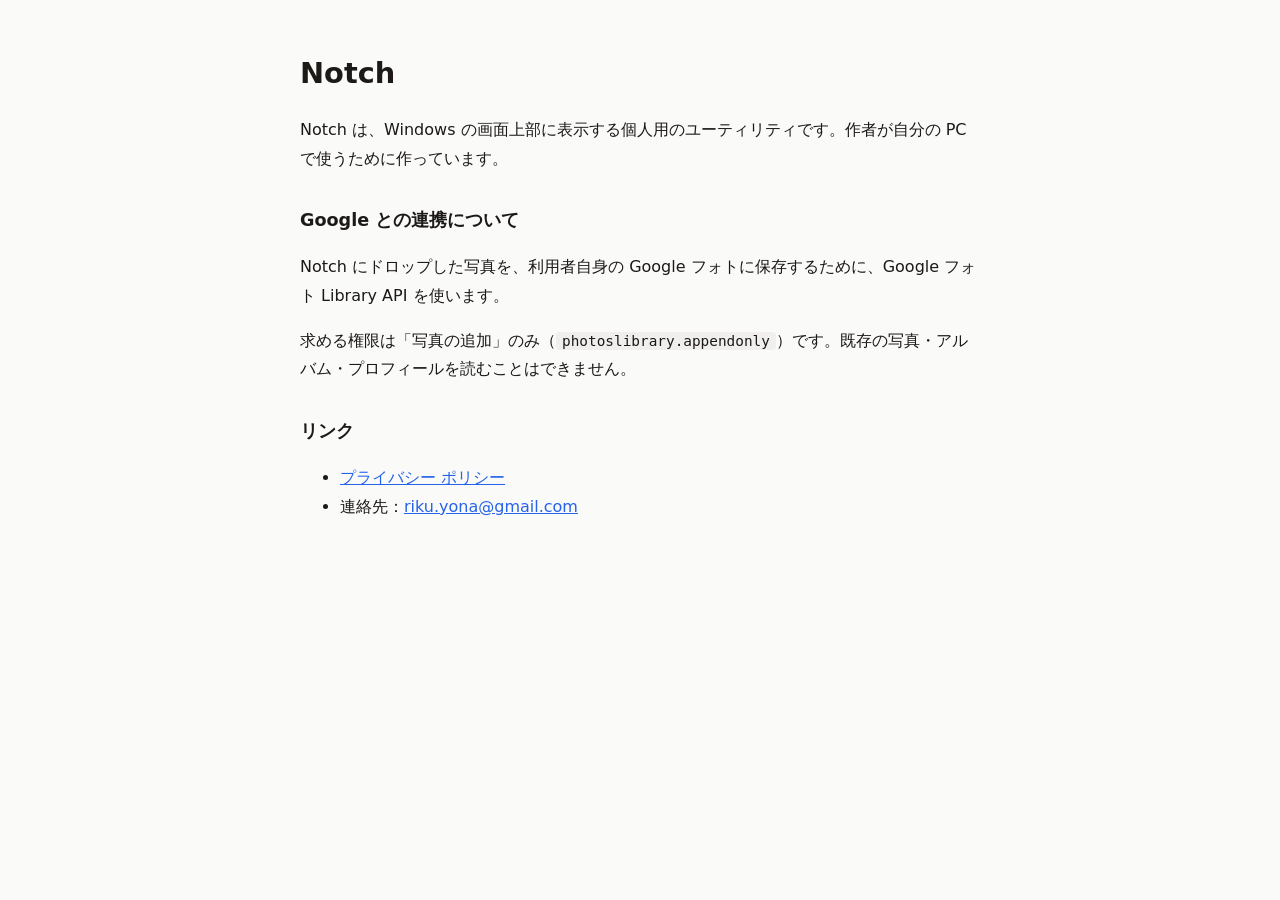
<file: index.html>
<!doctype html>
<html lang="ja">
<head>
<meta charset="utf-8">
<meta name="viewport" content="width=device-width, initial-scale=1">
<title>Notch</title>
<link rel="stylesheet" href="style.css">
</head>
<body>
<main>
  <h1>Notch</h1>
  <p>Notch は、Windows の画面上部に表示する個人用のユーティリティです。作者が自分の PC で使うために作っています。</p>

  <h2>Google との連携について</h2>
  <p>Notch にドロップした写真を、利用者自身の Google フォトに保存するために、Google フォト Library API を使います。</p>
  <p>求める権限は「写真の追加」のみ（<code>photoslibrary.appendonly</code>）です。既存の写真・アルバム・プロフィールを読むことはできません。</p>

  <h2>リンク</h2>
  <ul>
    <li><a href="privacy.html">プライバシー ポリシー</a></li>
    <li>連絡先：<a href="mailto:riku.yona@gmail.com">riku.yona@gmail.com</a></li>
  </ul>
</main>
</body>
</html>
</file>
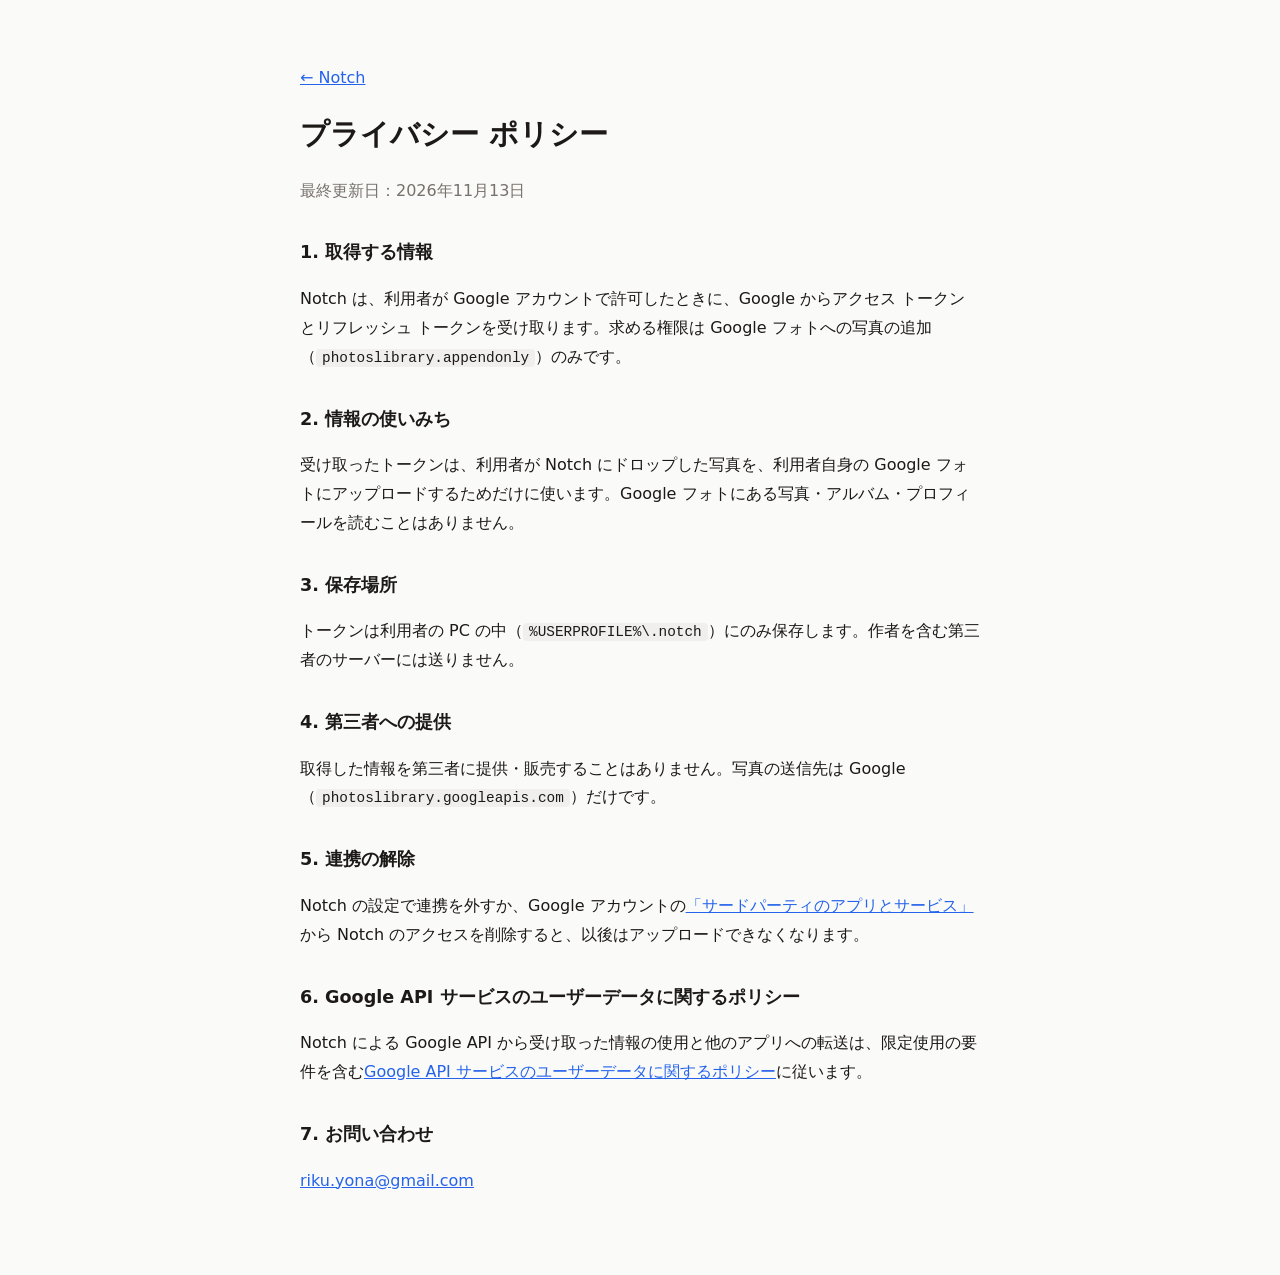
<file: privacy.html>
<!doctype html>
<html lang="ja">
<head>
<meta charset="utf-8">
<meta name="viewport" content="width=device-width, initial-scale=1">
<title>Notch プライバシー ポリシー</title>
<link rel="stylesheet" href="style.css">
</head>
<body>
<main>
  <p><a href="./">← Notch</a></p>
  <h1>プライバシー ポリシー</h1>
  <p class="date">最終更新日：2026年11月13日</p>

  <h2>1. 取得する情報</h2>
  <p>Notch は、利用者が Google アカウントで許可したときに、Google からアクセス トークンとリフレッシュ トークンを受け取ります。求める権限は Google フォトへの写真の追加（<code>photoslibrary.appendonly</code>）のみです。</p>

  <h2>2. 情報の使いみち</h2>
  <p>受け取ったトークンは、利用者が Notch にドロップした写真を、利用者自身の Google フォトにアップロードするためだけに使います。Google フォトにある写真・アルバム・プロフィールを読むことはありません。</p>

  <h2>3. 保存場所</h2>
  <p>トークンは利用者の PC の中（<code>%USERPROFILE%\.notch</code>）にのみ保存します。作者を含む第三者のサーバーには送りません。</p>

  <h2>4. 第三者への提供</h2>
  <p>取得した情報を第三者に提供・販売することはありません。写真の送信先は Google（<code>photoslibrary.googleapis.com</code>）だけです。</p>

  <h2>5. 連携の解除</h2>
  <p>Notch の設定で連携を外すか、Google アカウントの<a href="https://myaccount.google.com/connections">「サードパーティのアプリとサービス」</a>から Notch のアクセスを削除すると、以後はアップロードできなくなります。</p>

  <h2>6. Google API サービスのユーザーデータに関するポリシー</h2>
  <p>Notch による Google API から受け取った情報の使用と他のアプリへの転送は、限定使用の要件を含む<a href="https://developers.google.com/terms/api-services-user-data-policy">Google API サービスのユーザーデータに関するポリシー</a>に従います。</p>

  <h2>7. お問い合わせ</h2>
  <p><a href="mailto:riku.yona@gmail.com">riku.yona@gmail.com</a></p>
</main>
</body>
</html>
</file>
<file: style.css>
:root { --bg: #fafaf9; --fg: #1c1917; --muted: #78716c; --link: #2563eb; --code: #f0efed; }
@media (prefers-color-scheme: dark) {
  :root { --bg: #1c1917; --fg: #e7e5e4; --muted: #a8a29e; --link: #93b4ff; --code: #2a2725; }
}
body { margin: 0; background: var(--bg); color: var(--fg); font: 16px/1.8 system-ui, "Yu Gothic UI", "Hiragino Sans", sans-serif; }
main { max-width: 680px; margin: 0 auto; padding: 48px 16px 64px; }
h1 { font-size: 1.8rem; margin: 0 0 16px; }
h2 { font-size: 1.1rem; margin: 32px 0 8px; }
a { color: var(--link); }
code { background: var(--code); padding: 1px 6px; border-radius: 4px; font-size: .9em; }
.date { color: var(--muted); }
</file>
